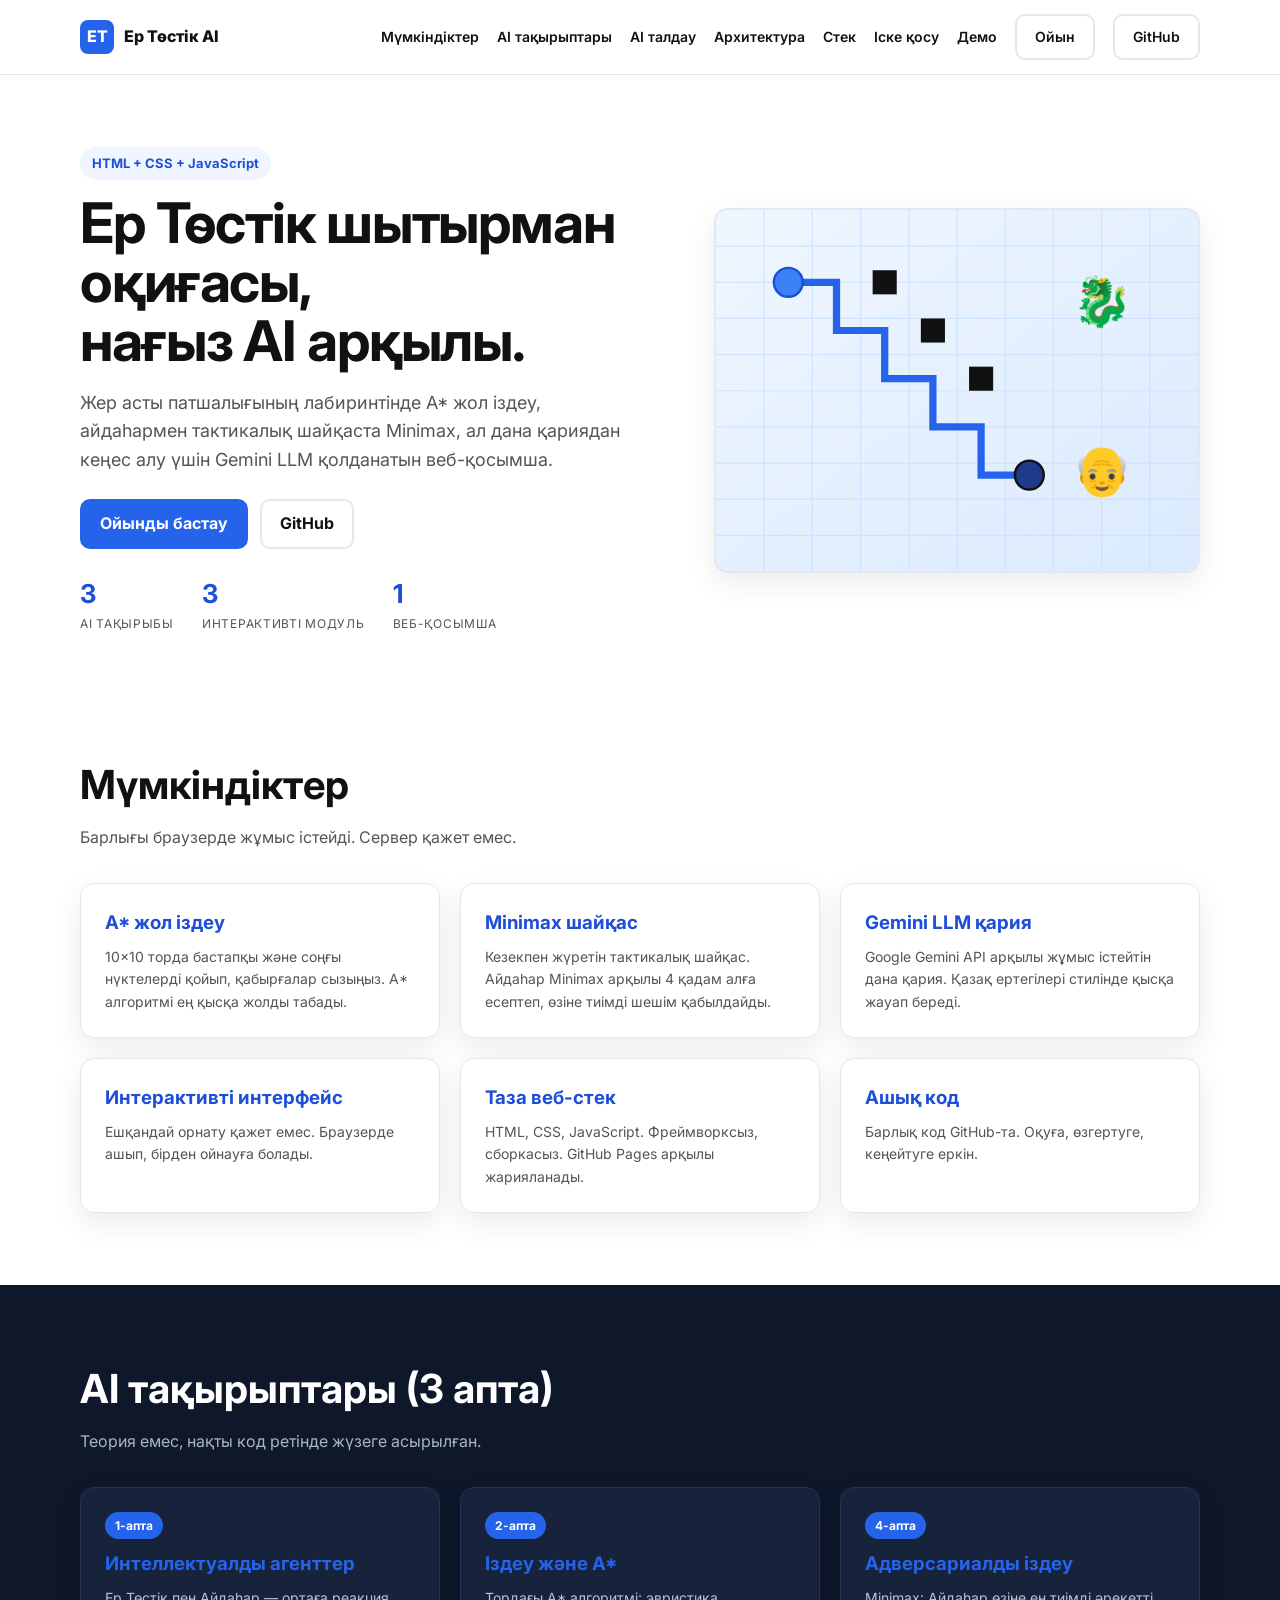
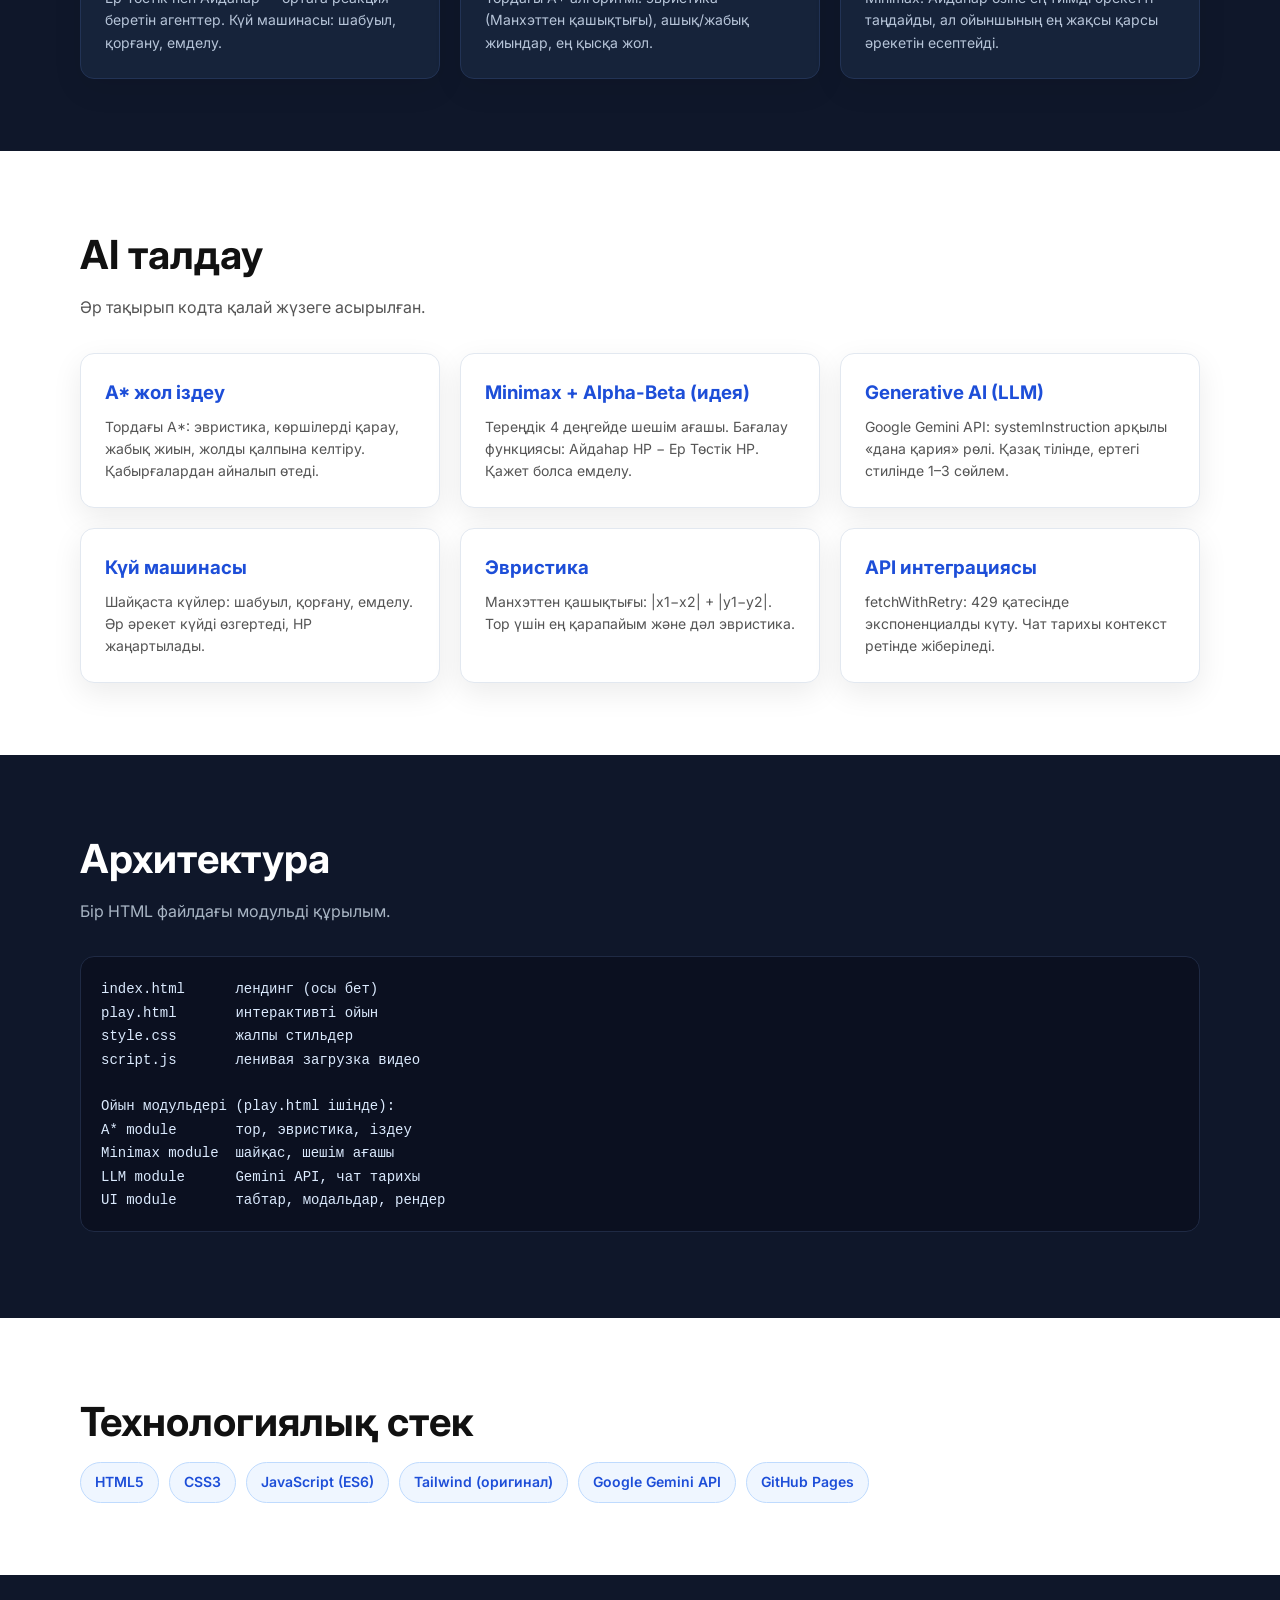
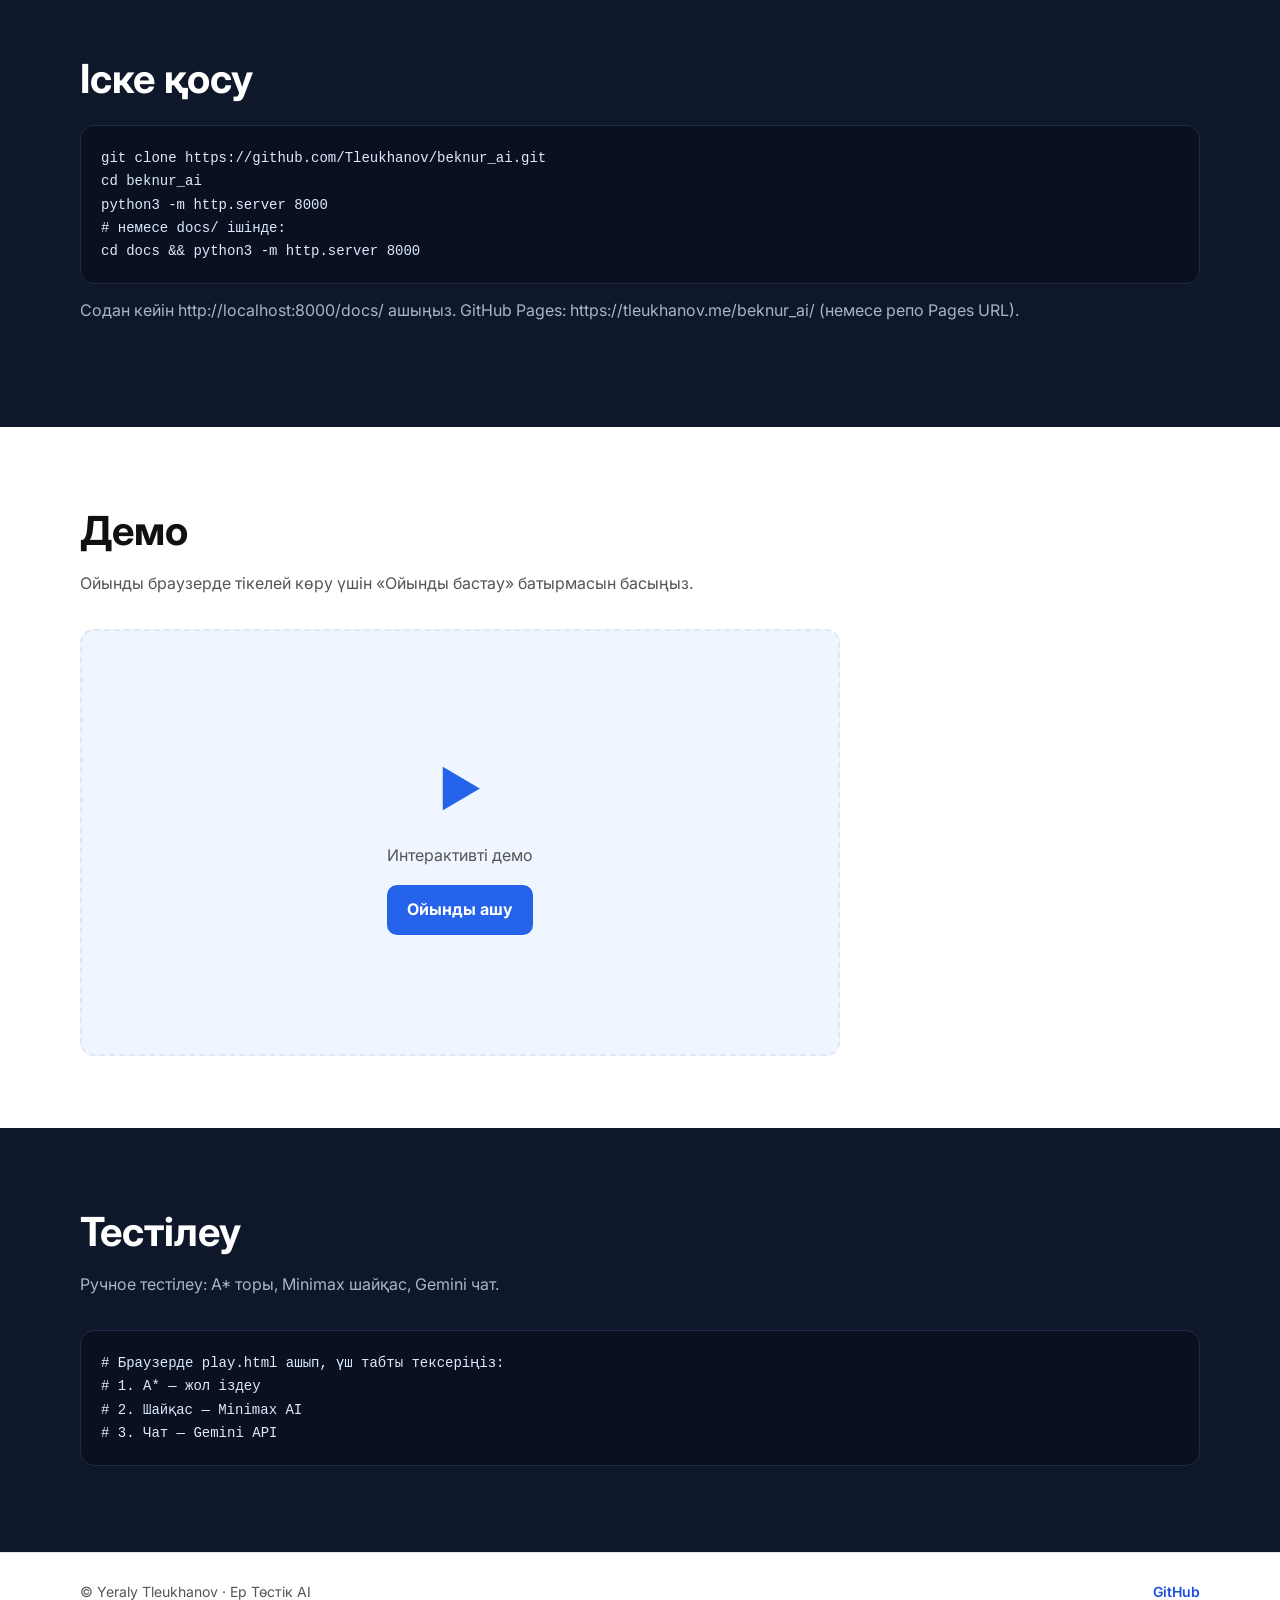
<file: docs/index.html>
<!DOCTYPE html>
<html lang="kk">
<head>
  <meta charset="utf-8" />
  <meta name="viewport" content="width=device-width, initial-scale=1" />
  <title>Ер Төстік: AI Шытырман Оқиғасы</title>
  <meta name="description" content="Ер Төстік: A* жол іздеу, Minimax шайқас, Gemini LLM ақыл-кеңес. Веб-қосымша, GitHub Pages." />
  <link rel="preconnect" href="https://fonts.googleapis.com">
  <link rel="preconnect" href="https://fonts.gstatic.com" crossorigin>
  <link href="https://fonts.googleapis.com/css2?family=Inter:wght@400;600;800&family=JetBrains+Mono:wght@400;600&display=swap" rel="stylesheet">
  <link rel="stylesheet" href="style.css" />
</head>
<body>
  <header class="topbar">
    <div class="container topbar__inner">
      <a class="brand" href="#top">
        <span class="brand__mark">ЕТ</span>
        <span class="brand__name">Ер Төстік AI</span>
      </a>
      <nav class="nav">
        <a href="#features">Мүмкіндіктер</a>
        <a href="#ai">AI тақырыптары</a>
        <a href="#aidetail">AI талдау</a>
        <a href="#architecture">Архитектура</a>
        <a href="#stack">Стек</a>
        <a href="#run">Іске қосу</a>
        <a href="#demo">Демо</a>
        <a class="btn btn--ghost" href="play.html">Ойын</a>
        <a class="btn btn--ghost" href="https://github.com/Tleukhanov/beknur_ai" target="_blank" rel="noopener">GitHub</a>
      </nav>
    </div>
  </header>

  <main id="top">
    <section class="hero">
      <div class="container hero__inner">
        <div class="hero__text">
          <span class="eyebrow">HTML + CSS + JavaScript</span>
          <h1>Ер Төстік шытырман оқиғасы,<br/>нағыз AI арқылы.</h1>
          <p class="lead">
            Жер асты патшалығының лабиринтінде A* жол іздеу, айдаһармен тактикалық шайқаста Minimax,
            ал дана қариядан кеңес алу үшін Gemini LLM қолданатын веб-қосымша.
          </p>
          <div class="hero__cta">
            <a class="btn btn--primary" href="play.html">Ойынды бастау</a>
            <a class="btn btn--secondary" href="https://github.com/Tleukhanov/beknur_ai" target="_blank" rel="noopener">GitHub</a>
          </div>
          <div class="hero__stats">
            <div><strong>3</strong><span>AI тақырыбы</span></div>
            <div><strong>3</strong><span>интерактивті модуль</span></div>
            <div><strong>1</strong><span>веб-қосымша</span></div>
          </div>
        </div>
        <div class="hero__visual" aria-hidden="true">
          <svg class="map" viewBox="0 0 400 300" xmlns="http://www.w3.org/2000/svg" role="img" aria-label="Ер Төстік карта превью">
            <defs>
              <linearGradient id="bg" x1="0" y1="0" x2="1" y2="1">
                <stop offset="0%" stop-color="#eff6ff"/>
                <stop offset="100%" stop-color="#dbeafe"/>
              </linearGradient>
            </defs>
            <rect width="400" height="300" fill="url(#bg)"/>
            <!-- grid -->
            <g stroke="#bfdbfe" stroke-width="1" opacity="0.6">
              <line x1="0" y1="30" x2="400" y2="30"/><line x1="0" y1="60" x2="400" y2="60"/>
              <line x1="0" y1="90" x2="400" y2="90"/><line x1="0" y1="120" x2="400" y2="120"/>
              <line x1="0" y1="150" x2="400" y2="150"/><line x1="0" y1="180" x2="400" y2="180"/>
              <line x1="0" y1="210" x2="400" y2="210"/><line x1="0" y1="240" x2="400" y2="240"/>
              <line x1="0" y1="270" x2="400" y2="270"/>
              <line x1="40" y1="0" x2="40" y2="300"/><line x1="80" y1="0" x2="80" y2="300"/>
              <line x1="120" y1="0" x2="120" y2="300"/><line x1="160" y1="0" x2="160" y2="300"/>
              <line x1="200" y1="0" x2="200" y2="300"/><line x1="240" y1="0" x2="240" y2="300"/>
              <line x1="280" y1="0" x2="280" y2="300"/><line x1="320" y1="0" x2="320" y2="300"/>
              <line x1="360" y1="0" x2="360" y2="300"/>
            </g>
            <!-- path -->
            <polyline points="60,60 100,60 100,100 140,100 140,140 180,140 180,180 220,180 220,220 260,220" stroke="#2563eb" stroke-width="6" fill="none" stroke-linecap="round"/>
            <!-- walls -->
            <rect x="130" y="50" width="20" height="20" fill="#111111"/>
            <rect x="170" y="90" width="20" height="20" fill="#111111"/>
            <rect x="210" y="130" width="20" height="20" fill="#111111"/>
            <!-- start/end -->
            <circle cx="60" cy="60" r="12" fill="#3b82f6" stroke="#1d4ed8" stroke-width="2"/>
            <circle cx="260" cy="220" r="12" fill="#1e3a8a" stroke="#111111" stroke-width="2"/>
            <!-- dragon -->
            <text x="320" y="90" font-size="40" text-anchor="middle">🐉</text>
            <!-- elder -->
            <text x="320" y="230" font-size="40" text-anchor="middle">👴</text>
          </svg>
        </div>
      </div>
    </section>

    <section id="features" class="section">
      <div class="container">
        <h2 class="section__title">Мүмкіндіктер</h2>
        <p class="section__sub">Барлығы браузерде жұмыс істейді. Сервер қажет емес.</p>
        <div class="grid grid--3">
          <article class="card">
            <h3>A* жол іздеу</h3>
            <p>10×10 торда бастапқы және соңғы нүктелерді қойып, қабырғалар сызыңыз. A* алгоритмі ең қысқа жолды табады.</p>
          </article>
          <article class="card">
            <h3>Minimax шайқас</h3>
            <p>Кезекпен жүретін тактикалық шайқас. Айдаһар Minimax арқылы 4 қадам алға есептеп, өзіне тиімді шешім қабылдайды.</p>
          </article>
          <article class="card">
            <h3>Gemini LLM қария</h3>
            <p>Google Gemini API арқылы жұмыс істейтін дана қария. Қазақ ертегілері стилінде қысқа жауап береді.</p>
          </article>
          <article class="card">
            <h3>Интерактивті интерфейс</h3>
            <p>Ешқандай орнату қажет емес. Браузерде ашып, бірден ойнауға болады.</p>
          </article>
          <article class="card">
            <h3>Таза веб-стек</h3>
            <p>HTML, CSS, JavaScript. Фреймворксыз, сборкасыз. GitHub Pages арқылы жарияланады.</p>
          </article>
          <article class="card">
            <h3>Ашық код</h3>
            <p>Барлық код GitHub-та. Оқуға, өзгертуге, кеңейтуге еркін.</p>
          </article>
        </div>
      </div>
    </section>

    <section id="ai" class="section section--dark">
      <div class="container">
        <h2 class="section__title">AI тақырыптары (3 апта)</h2>
        <p class="section__sub">Теория емес, нақты код ретінде жүзеге асырылған.</p>
        <div class="grid grid--3">
          <article class="card card--dark">
            <span class="badge">1-апта</span>
            <h3>Интеллектуалды агенттер</h3>
            <p>Ер Төстік пен Айдаһар — ортаға реакция беретін агенттер. Күй машинасы: шабуыл, қорғану, емделу.</p>
          </article>
          <article class="card card--dark">
            <span class="badge">2-апта</span>
            <h3>Іздеу және A*</h3>
            <p>Тордағы A* алгоритмі: эвристика (Манхэттен қашықтығы), ашық/жабық жиындар, ең қысқа жол.</p>
          </article>
          <article class="card card--dark">
            <span class="badge">4-апта</span>
            <h3>Адверсариалды іздеу</h3>
            <p>Minimax: Айдаһар өзіне ең тиімді әрекетті таңдайды, ал ойыншының ең жақсы қарсы әрекетін есептейді.</p>
          </article>
        </div>
      </div>
    </section>

    <section id="aidetail" class="section">
      <div class="container">
        <h2 class="section__title">AI талдау</h2>
        <p class="section__sub">Әр тақырып кодта қалай жүзеге асырылған.</p>
        <div class="grid grid--3">
          <article class="card">
            <h3>A* жол іздеу</h3>
            <p>Тордағы A*: эвристика, көршілерді қарау, жабық жиын, жолды қалпына келтіру. Қабырғалардан айналып өтеді.</p>
          </article>
          <article class="card">
            <h3>Minimax + Alpha-Beta (идея)</h3>
            <p>Тереңдік 4 деңгейде шешім ағашы. Бағалау функциясы: Айдаһар HP − Ер Төстік HP. Қажет болса емделу.</p>
          </article>
          <article class="card">
            <h3>Generative AI (LLM)</h3>
            <p>Google Gemini API: systemInstruction арқылы «дана қария» рөлі. Қазақ тілінде, ертегі стилінде 1–3 сөйлем.</p>
          </article>
          <article class="card">
            <h3>Күй машинасы</h3>
            <p>Шайқаста күйлер: шабуыл, қорғану, емделу. Әр әрекет күйді өзгертеді, HP жаңартылады.</p>
          </article>
          <article class="card">
            <h3>Эвристика</h3>
            <p>Манхэттен қашықтығы: |x1−x2| + |y1−y2|. Тор үшін ең қарапайым және дәл эвристика.</p>
          </article>
          <article class="card">
            <h3>API интеграциясы</h3>
            <p>fetchWithRetry: 429 қатесінде экспоненциалды күту. Чат тарихы контекст ретінде жіберіледі.</p>
          </article>
        </div>
      </div>
    </section>

    <section id="architecture" class="section section--dark">
      <div class="container">
        <h2 class="section__title">Архитектура</h2>
        <p class="section__sub">Бір HTML файлдағы модульді құрылым.</p>
        <pre class="code"><code>index.html      лендинг (осы бет)
play.html       интерактивті ойын
style.css       жалпы стильдер
script.js       ленивая загрузка видео

Ойын модульдері (play.html ішінде):
A* module       тор, эвристика, іздеу
Minimax module  шайқас, шешім ағашы
LLM module      Gemini API, чат тарихы
UI module       табтар, модальдар, рендер</code></pre>
      </div>
    </section>

    <section id="stack" class="section">
      <div class="container">
        <h2 class="section__title">Технологиялық стек</h2>
        <div class="stack">
          <span>HTML5</span>
          <span>CSS3</span>
          <span>JavaScript (ES6)</span>
          <span>Tailwind (оригинал)</span>
          <span>Google Gemini API</span>
          <span>GitHub Pages</span>
        </div>
      </div>
    </section>

    <section id="run" class="section section--dark">
      <div class="container">
        <h2 class="section__title">Іске қосу</h2>
        <pre class="code"><code>git clone https://github.com/Tleukhanov/beknur_ai.git
cd beknur_ai
python3 -m http.server 8000
# немесе docs/ ішінде:
cd docs && python3 -m http.server 8000</code></pre>
        <p class="section__sub">Содан кейін http://localhost:8000/docs/ ашыңыз. GitHub Pages: https://tleukhanov.me/beknur_ai/ (немесе репо Pages URL).</p>
      </div>
    </section>

    <section id="demo" class="section">
      <div class="container">
        <h2 class="section__title">Демо</h2>
        <p class="section__sub">Ойынды браузерде тікелей көру үшін «Ойынды бастау» батырмасын басыңыз.</p>
        <div class="video">
          <div class="video__placeholder">
            <div>
              <span>▶</span>
              <p>Интерактивті демо</p>
              <a class="btn btn--primary" href="play.html">Ойынды ашу</a>
            </div>
          </div>
        </div>
      </div>
    </section>

    <section class="section section--dark">
      <div class="container">
        <h2 class="section__title">Тестілеу</h2>
        <p class="section__sub">Ручное тестілеу: A* торы, Minimax шайқас, Gemini чат.</p>
        <pre class="code"><code># Браузерде play.html ашып, үш табты тексеріңіз:
# 1. A* — жол іздеу
# 2. Шайқас — Minimax AI
# 3. Чат — Gemini API</code></pre>
      </div>
    </section>
  </main>

  <footer class="footer">
    <div class="container footer__inner">
      <span>© Yeraly Tleukhanov · Ер Төстік AI</span>
      <a href="https://github.com/Tleukhanov/beknur_ai" target="_blank" rel="noopener">GitHub</a>
    </div>
  </footer>

  <script src="script.js"></script>
</body>
</html>
</file>
<file: docs/style.css>
:root {
  --blue: #2563eb;
  --blue-dark: #1d4ed8;
  --blue-soft: #eff6ff;
  --white: #ffffff;
  --black: #111111;
  --gray: #555555;
  --bg: #ffffff;
  --bg-dark: #0f172a;
  --card: #ffffff;
  --border: #e2e8f0;
  --radius: 14px;
  --shadow: 0 10px 30px rgba(0,0,0,0.08);
}

* { box-sizing: border-box; }
html { scroll-behavior: smooth; }
body {
  margin: 0;
  font-family: 'Inter', system-ui, -apple-system, Segoe UI, Roboto, sans-serif;
  color: var(--black);
  background: var(--bg);
  line-height: 1.6;
}

.container { width: min(1120px, 92%); margin: 0 auto; }

.topbar {
  position: sticky; top: 0; z-index: 50;
  background: rgba(255,255,255,0.85);
  backdrop-filter: blur(10px);
  border-bottom: 1px solid var(--border);
}
.topbar__inner { display: flex; align-items: center; justify-content: space-between; padding: 14px 0; }
.brand { display: flex; align-items: center; gap: 10px; text-decoration: none; color: var(--black); font-weight: 800; }
.brand__mark {
  width: 34px; height: 34px; border-radius: 8px;
  background: var(--blue); color: var(--white);
  display: grid; place-items: center; font-weight: 800;
}
.nav { display: flex; align-items: center; gap: 18px; }
.nav a { color: var(--black); text-decoration: none; font-weight: 600; font-size: 14px; }
.nav a:hover { color: var(--blue-dark); }

.btn {
  display: inline-block; padding: 10px 18px; border-radius: 10px;
  font-weight: 700; text-decoration: none; border: 2px solid transparent;
  transition: transform .15s ease, background .15s ease, color .15s ease;
}
.btn:hover { transform: translateY(-1px); }
.btn--primary { background: var(--blue); color: var(--white); border-color: var(--blue); }
.btn--primary:hover { background: var(--blue-dark); border-color: var(--blue-dark); }
.btn--secondary { background: var(--white); color: var(--black); border-color: var(--border); }
.btn--ghost { background: transparent; color: var(--black); border-color: var(--border); }

.hero { padding: 72px 0 48px; }
.hero__inner { display: grid; grid-template-columns: 1.1fr 0.9fr; gap: 40px; align-items: center; }
.eyebrow {
  display: inline-block; padding: 6px 12px; border-radius: 999px;
  background: var(--blue-soft); color: var(--blue-dark); font-weight: 700; font-size: 13px;
}
h1 { font-size: clamp(34px, 5vw, 56px); line-height: 1.05; margin: 14px 0; letter-spacing: -0.02em; }
.lead { font-size: 18px; color: var(--gray); max-width: 560px; }
.hero__cta { display: flex; gap: 12px; margin: 24px 0; flex-wrap: wrap; }
.hero__stats { display: flex; gap: 28px; margin-top: 12px; }
.hero__stats div { display: flex; flex-direction: column; }
.hero__stats strong { font-size: 26px; color: var(--blue-dark); }
.hero__stats span { font-size: 12px; color: var(--gray); text-transform: uppercase; letter-spacing: .06em; }

.map {
  width: 100%; height: auto; display: block;
  border: 2px solid var(--border); border-radius: var(--radius);
  box-shadow: var(--shadow); background: var(--blue-soft);
}

.section { padding: 72px 0; }
.section--dark { background: var(--bg-dark); color: var(--white); }
.section__title { font-size: clamp(26px, 3.5vw, 40px); margin: 0 0 8px; }
.section__sub { color: var(--gray); margin: 0 0 32px; }
.section--dark .section__sub { color: #a8b5c4; }

.grid { display: grid; gap: 20px; }
.grid--3 { grid-template-columns: repeat(3, 1fr); }
@media (max-width: 820px) { .grid--3 { grid-template-columns: 1fr; } .hero__inner { grid-template-columns: 1fr; } .nav { gap: 10px; } }

.card {
  background: var(--card); border: 1px solid var(--border);
  border-radius: var(--radius); padding: 24px; box-shadow: var(--shadow);
  transition: transform .2s ease, box-shadow .2s ease;
}
.card:hover { transform: translateY(-4px); box-shadow: 0 16px 40px rgba(0,0,0,.12); }
.card h3 { margin: 0 0 8px; color: var(--blue-dark); }
.card p { margin: 0; color: var(--gray); font-size: 14px; }
.card--dark { background: #16233a; border-color: #223355; }
.card--dark h3 { color: var(--blue); }
.card--dark p { color: #b6c4d8; }
.badge {
  display: inline-block; padding: 4px 10px; border-radius: 999px;
  background: var(--blue); color: var(--white); font-size: 12px; font-weight: 700; margin-bottom: 10px;
}

.stack { display: flex; flex-wrap: wrap; gap: 10px; }
.stack span {
  padding: 8px 14px; border-radius: 999px; background: var(--blue-soft);
  color: var(--blue-dark); font-weight: 600; font-size: 14px; border: 1px solid #bfdbfe;
}

.code {
  background: #0b1020; color: #dbeafe; border-radius: var(--radius);
  padding: 20px; overflow-x: auto; font-family: 'JetBrains Mono', monospace; font-size: 14px;
  border: 1px solid #1f2a44;
}

.video { max-width: 760px; }
.video__placeholder {
  aspect-ratio: 16/9; border: 2px dashed var(--border); border-radius: var(--radius);
  display: grid; place-items: center; text-align: center; color: var(--gray); background: var(--blue-soft);
}
.video__placeholder span { font-size: 48px; color: var(--blue); }
.video__placeholder code { display: block; margin-top: 8px; font-size: 12px; }

.video-wrap { position: relative; }
.video-spinner {
  position: absolute; top: 50%; left: 50%; transform: translate(-50%, -50%);
  width: 48px; height: 48px; border: 4px solid rgba(37,99,235,0.25);
  border-top-color: var(--blue); border-radius: 50%;
  animation: spin 0.9s linear infinite; z-index: 2;
  pointer-events: none;
}
.video-wrap.loaded .video-spinner { display: none; }
@keyframes spin { to { transform: translate(-50%, -50%) rotate(360deg); } }

.footer { padding: 28px 0; border-top: 1px solid var(--border); }
.footer__inner { display: flex; justify-content: space-between; align-items: center; color: var(--gray); font-size: 14px; }
.footer a { color: var(--blue-dark); text-decoration: none; font-weight: 600; }
</file>
